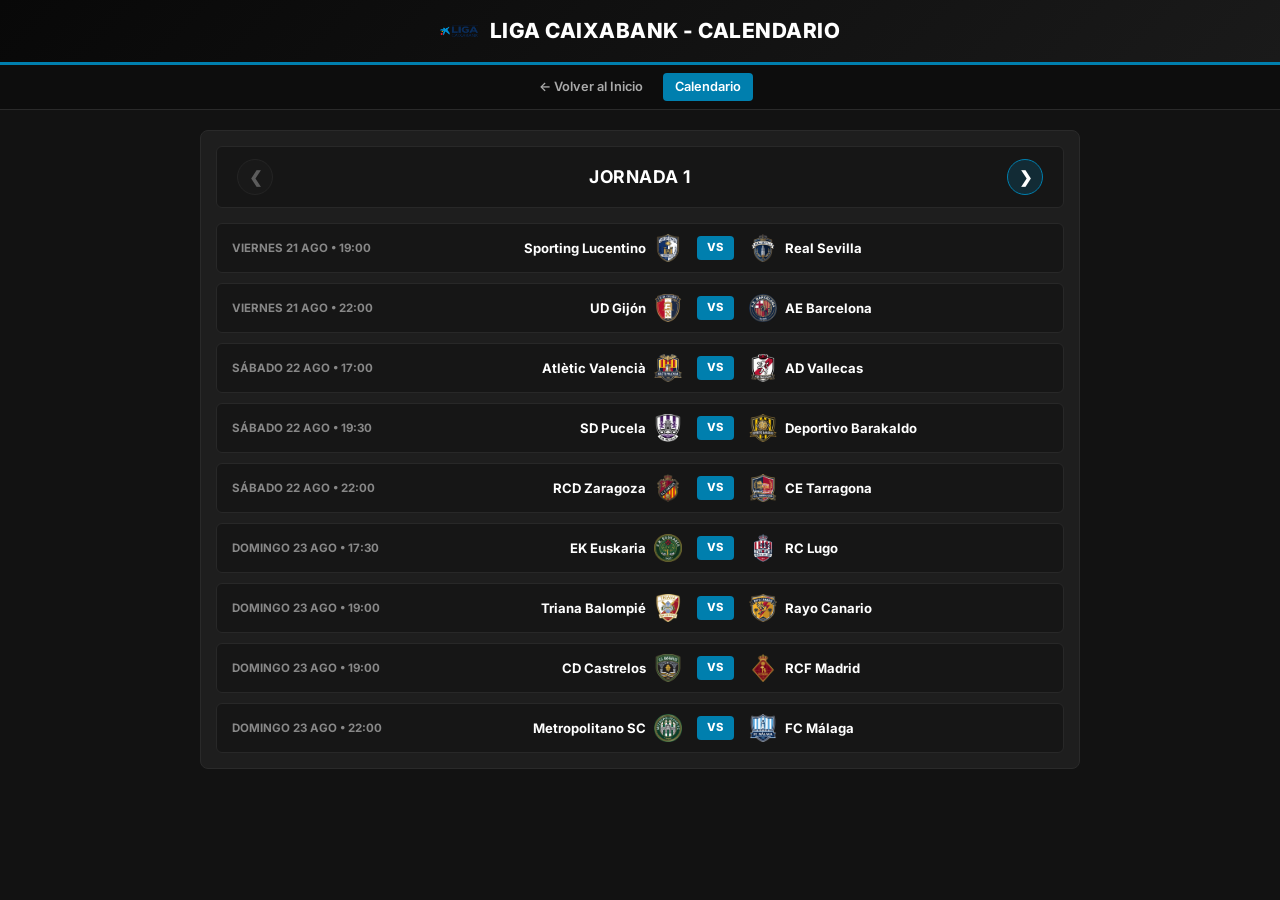
<file: calendario.html>
<!DOCTYPE html>
<html lang="es">
<head>
    <meta charset="UTF-8">
    <meta name="viewport" content="width=device-width, initial-scale=1.0">
    <title>Calendario Oficial - Liga Caixabank</title>
    <link href="https://fonts.googleapis.com/css2?family=Inter:wght@400;600;700;800&display=swap" rel="stylesheet">
    <style>
        :root {
            --cb-blue: #007FAE;
            --cb-dark: #121212;
            --cb-card: #1E1E1E;
            --cb-gray: #E5E8EB;
            --cb-white: #FFFFFF;
        }

        * {
            margin: 0;
            padding: 0;
            box-sizing: border-box;
            font-family: 'Inter', -apple-system, sans-serif;
        }

        img, svg {
            max-width: 100% !important;
            height: auto !important;
            display: inline-block;
            vertical-align: middle;
        }

        body {
            background-color: var(--cb-dark);
            color: var(--cb-gray);
            font-size: 13px;
            line-height: 1.4;
        }

        header {
            background: linear-gradient(135deg, #080808 0%, #1a1a1a 100%);
            border-bottom: 3px solid var(--cb-blue);
            padding: 12px 15px;
            text-align: center;
        }

        .header-container {
            display: flex;
            align-items: center;
            justify-content: center;
            gap: 12px;
            max-width: 1100px;
            margin: 0 auto;
        }

        .header-logo {
            max-height: 38px !important;
            width: auto !important;
            object-fit: contain;
        }

        header h1 {
            color: var(--cb-white);
            font-size: 1.3rem;
            font-weight: 800;
            text-transform: uppercase;
            letter-spacing: 0.5px;
        }

        nav {
            background-color: #0d0d0d;
            display: flex;
            justify-content: center;
            flex-wrap: wrap;
            gap: 8px;
            padding: 8px;
            position: sticky;
            top: 0;
            z-index: 100;
            border-bottom: 1px solid #2a2a2a;
        }

        nav a {
            color: #aaa;
            text-decoration: none;
            font-weight: 600;
            padding: 5px 12px;
            border-radius: 4px;
            font-size: 0.8rem;
            transition: all 0.2s;
        }

        nav a:hover, nav a.active {
            background-color: var(--cb-blue);
            color: var(--cb-white);
        }

        .container {
            max-width: 900px;
            margin: 20px auto;
            padding: 0 10px;
        }

        .card {
            background: var(--cb-card);
            border-radius: 8px;
            padding: 15px;
            margin-bottom: 15px;
            border: 1px solid #2a2a2a;
        }

        /* Cabecera con Flechas de Navegación */
        .jornada-header {
            display: flex;
            align-items: center;
            justify-content: space-between;
            background: #161616;
            padding: 12px 20px;
            border-radius: 6px;
            margin-bottom: 15px;
            border: 1px solid #282828;
        }

        .jornada-header h2 {
            color: var(--cb-white);
            font-size: 1.1rem;
            text-transform: uppercase;
            border-left: none;
            padding-left: 0;
            margin-bottom: 0;
            letter-spacing: 0.5px;
        }

        .nav-btn {
            background: rgba(0, 127, 174, 0.2);
            color: var(--cb-white);
            border: 1px solid var(--cb-blue);
            width: 36px;
            height: 36px;
            border-radius: 50%;
            cursor: pointer;
            font-size: 1rem;
            font-weight: bold;
            display: flex;
            align-items: center;
            justify-content: center;
            transition: all 0.2s;
        }

        .nav-btn:hover {
            background: var(--cb-blue);
        }

        .nav-btn:disabled {
            opacity: 0.3;
            cursor: not-allowed;
            background: #222;
            border-color: #444;
        }

        /* Vistas de las Jornadas */
        .jornada-view {
            display: none;
            flex-direction: column;
            gap: 10px;
        }

        .jornada-view.active {
            display: flex;
        }

        /* Filas de Partido */
        .match-row {
            background: #161616;
            border: 1px solid #282828;
            border-radius: 6px;
            padding: 10px 15px;
            display: flex;
            align-items: center;
            justify-content: space-between;
        }

        .match-date {
            font-size: 0.72rem;
            color: #888;
            text-transform: uppercase;
            font-weight: 700;
            width: 150px;
            flex-shrink: 0;
        }

        .match-versus {
            display: flex;
            align-items: center;
            justify-content: center;
            gap: 15px;
            flex-grow: 1;
        }

        .team-box {
            display: flex;
            align-items: center;
            gap: 8px;
            width: 40%;
        }

        .team-box.home { justify-content: flex-end; text-align: right; }
        .team-box.away { justify-content: flex-start; text-align: left; }

        .team-box span {
            font-size: 0.82rem;
            font-weight: 700;
            color: var(--cb-white);
        }

        .team-crest-wrapper {
            width: 28px !important;
            height: 28px !important;
            display: flex;
            align-items: center;
            justify-content: center;
            flex-shrink: 0;
        }

        .team-crest-wrapper img, .team-crest-wrapper svg {
            max-width: 28px !important;
            max-height: 28px !important;
            object-fit: contain;
        }

        .vs-badge {
            background: var(--cb-blue);
            color: var(--cb-white);
            font-size: 0.7rem;
            font-weight: 800;
            padding: 4px 10px;
            border-radius: 4px;
            letter-spacing: 0.5px;
        }

        @media (max-width: 650px) {
            .match-row {
                flex-direction: column;
                gap: 8px;
                text-align: center;
            }
            .match-date { width: auto; }
            .team-box { width: 45%; }
        }
    </style>
</head>
<body>

    <header>
        <div class="header-container">
            <img src="img/logo-liga.png" alt="Liga Caixabank Logo" class="header-logo" onerror="createSvgFallback(this, 'LC', '#007FAE', '#FFFFFF')">
            <h1>Liga Caixabank - Calendario</h1>
        </div>
    </header>

    <nav>
        <a href="index.html">← Volver al Inicio</a>
        <a href="calendario.html" class="active">Calendario</a>
    </nav>

    <div class="container">
        <div class="card">
            
            <!-- Selector superior con Flechas -->
            <div class="jornada-header">
                <button class="nav-btn" id="btnPrev" onclick="cambiarJornada(-1)" disabled>❮</button>
                <h2 id="jornadaTitle">Jornada 1</h2>
                <button class="nav-btn" id="btnNext" onclick="cambiarJornada(1)">❯</button>
            </div>

            <!-- JORNADA 1 -->
            <div class="jornada-view active" id="jornada-1">
                
                <div class="match-row">
                    <span class="match-date">Viernes 21 Ago • 19:00</span>
                    <div class="match-versus">
                        <div class="team-box home">
                            <span>Sporting Lucentino</span>
                            <div class="team-crest-wrapper"><img src="img/lucentino.png" alt="" onerror="createSvgFallback(this, 'SL', '#0055A5', '#E5A93C')"></div>
                        </div>
                        <span class="vs-badge">VS</span>
                        <div class="team-box away">
                            <div class="team-crest-wrapper"><img src="img/realsevilla.png" alt="" onerror="createSvgFallback(this, 'SEV', '#0A192F', '#C0C0C0')"></div>
                            <span>Real Sevilla</span>
                        </div>
                    </div>
                </div>

                <div class="match-row">
                    <span class="match-date">Viernes 21 Ago • 22:00</span>
                    <div class="match-versus">
                        <div class="team-box home">
                            <span>UD Gijón</span>
                            <div class="team-crest-wrapper"><img src="img/gijon.png" alt="" onerror="createSvgFallback(this, 'UDG', '#C8102E', '#FFFFFF')"></div>
                        </div>
                        <span class="vs-badge">VS</span>
                        <div class="team-box away">
                            <div class="team-crest-wrapper"><img src="img/aebarcelona.png" alt="" onerror="createSvgFallback(this, 'AEB', '#003366', '#C0C0C0')"></div>
                            <span>AE Barcelona</span>
                        </div>
                    </div>
                </div>

                <div class="match-row">
                    <span class="match-date">Sábado 22 Ago • 17:00</span>
                    <div class="match-versus">
                        <div class="team-box home">
                            <span>Atlètic Valencià</span>
                            <div class="team-crest-wrapper"><img src="img/athleticvalenciano.png" alt="" onerror="createSvgFallback(this, 'ATV', '#DA291C', '#FFFFFF')"></div>
                        </div>
                        <span class="vs-badge">VS</span>
                        <div class="team-box away">
                            <div class="team-crest-wrapper"><img src="img/advallecas.png" alt="" onerror="createSvgFallback(this, 'ADV', '#EE2E3B', '#FFFFFF')"></div>
                            <span>AD Vallecas</span>
                        </div>
                    </div>
                </div>

                <div class="match-row">
                    <span class="match-date">Sábado 22 Ago • 19:30</span>
                    <div class="match-versus">
                        <div class="team-box home">
                            <span>SD Pucela</span>
                            <div class="team-crest-wrapper"><img src="img/sdpucela.png" alt="" onerror="createSvgFallback(this, 'PUC', '#5B2C6F', '#FFFFFF')"></div>
                        </div>
                        <span class="vs-badge">VS</span>
                        <div class="team-box away">
                            <div class="team-crest-wrapper"><img src="img/deportivobarakaldo.png" alt="" onerror="createSvgFallback(this, 'BAR', '#C99400', '#FFFFFF')"></div>
                            <span>Deportivo Barakaldo</span>
                        </div>
                    </div>
                </div>

                <div class="match-row">
                    <span class="match-date">Sábado 22 Ago • 22:00</span>
                    <div class="match-versus">
                        <div class="team-box home">
                            <span>RCD Zaragoza</span>
                            <div class="team-crest-wrapper"><img src="img/zaragoza.png" alt="" onerror="createSvgFallback(this, 'RZ', '#A71930', '#D4AF37')"></div>
                        </div>
                        <span class="vs-badge">VS</span>
                        <div class="team-box away">
                            <div class="team-crest-wrapper"><img src="img/cetarragona.png" alt="" onerror="createSvgFallback(this, 'CET', '#8B0000', '#FFFFFF')"></div>
                            <span>CE Tarragona</span>
                        </div>
                    </div>
                </div>

                <div class="match-row">
                    <span class="match-date">Domingo 23 Ago • 17:30</span>
                    <div class="match-versus">
                        <div class="team-box home">
                            <span>EK Euskaria</span>
                            <div class="team-crest-wrapper"><img src="img/euskaria.png" alt="" onerror="createSvgFallback(this, 'EUS', '#009B48', '#FFFFFF')"></div>
                        </div>
                        <span class="vs-badge">VS</span>
                        <div class="team-box away">
                            <div class="team-crest-wrapper"><img src="img/rclugo.png" alt="" onerror="createSvgFallback(this, 'LUG', '#D32F2F', '#FFFFFF')"></div>
                            <span>RC Lugo</span>
                        </div>
                    </div>
                </div>

                <div class="match-row">
                    <span class="match-date">Domingo 23 Ago • 19:00</span>
                    <div class="match-versus">
                        <div class="team-box home">
                            <span>Triana Balompié</span>
                            <div class="team-crest-wrapper"><img src="img/triana.png" alt="" onerror="createSvgFallback(this, 'TB', '#9E1B32', '#F8F9FA')"></div>
                        </div>
                        <span class="vs-badge">VS</span>
                        <div class="team-box away">
                            <div class="team-crest-wrapper"><img src="img/rayocanario.png" alt="" onerror="createSvgFallback(this, 'RAY', '#FFC800', '#002855')"></div>
                            <span>Rayo Canario</span>
                        </div>
                    </div>
                </div>

                <div class="match-row">
                    <span class="match-date">Domingo 23 Ago • 19:00</span>
                    <div class="match-versus">
                        <div class="team-box home">
                            <span>CD Castrelos</span>
                            <div class="team-crest-wrapper"><img src="img/castrelos.png" alt="" onerror="createSvgFallback(this, 'CDC', '#1E3F20', '#E2E5E8')"></div>
                        </div>
                        <span class="vs-badge">VS</span>
                        <div class="team-box away">
                            <div class="team-crest-wrapper"><img src="img/rcfmadrid.png" alt="" onerror="createSvgFallback(this, 'RCF', '#800020', '#FFFFFF')"></div>
                            <span>RCF Madrid</span>
                        </div>
                    </div>
                </div>

                <div class="match-row">
                    <span class="match-date">Domingo 23 Ago • 22:00</span>
                    <div class="match-versus">
                        <div class="team-box home">
                            <span>Metropolitano SC</span>
                            <div class="team-crest-wrapper"><img src="img/metropolitanosc.png" alt="" onerror="createSvgFallback(this, 'MET', '#1B4D3E', '#C5A059')"></div>
                        </div>
                        <span class="vs-badge">VS</span>
                        <div class="team-box away">
                            <div class="team-crest-wrapper"><img src="img/fcmalaga.png" alt="" onerror="createSvgFallback(this, 'MAL', '#551A8B', '#FFFFFF')"></div>
                            <span>FC Málaga</span>
                        </div>
                    </div>
                </div>

            </div>

            <!-- JORNADA 2 (Vista previa) -->
            <div class="jornada-view" id="jornada-2">
                <div class="match-row">
                    <span class="match-date">Viernes 28 Ago • 20:00</span>
                    <div class="match-versus">
                        <div class="team-box home">
                            <span>AE Barcelona</span>
                            <div class="team-crest-wrapper"><img src="img/aebarcelona.png" alt="" onerror="createSvgFallback(this, 'AEB', '#003366', '#C0C0C0')"></div>
                        </div>
                        <span class="vs-badge">VS</span>
                        <div class="team-box away">
                            <div class="team-crest-wrapper"><img src="img/castrelos.png" alt="" onerror="createSvgFallback(this, 'CDC', '#1E3F20', '#E2E5E8')"></div>
                            <span>CD Castrelos</span>
                        </div>
                    </div>
                </div>
                <div style="text-align:center; padding: 20px; color:#888;">
                    <em>Próximamente el resto de horarios de la Jornada 2...</em>
                </div>
            </div>

        </div>
    </div>

    <script>
        let currentJornada = 1;
        const totalJornadas = 2; // Incrementar según añadas más jornadas

        function cambiarJornada(direction) {
            // Ocultar la jornada actual
            document.getElementById(`jornada-${currentJornada}`).classList.remove('active');

            // Actualizar número de jornada
            currentJornada += direction;

            // Mostrar la nueva jornada
            document.getElementById(`jornada-${currentJornada}`).classList.add('active');

            // Actualizar título
            document.getElementById('jornadaTitle').innerText = `Jornada ${currentJornada}`;

            // Control de botones
            document.getElementById('btnPrev').disabled = (currentJornada === 1);
            document.getElementById('btnNext').disabled = (currentJornada === totalJornadas);
        }

        function createSvgFallback(imgElement, initials, bgColor, strokeColor) {
            const svg = `
                <svg xmlns="http://www.w3.org/2000/svg" viewBox="0 0 100 100" width="100%" height="100%">
                    <path d="M50 5 L85 20 V50 C85 72 50 95 50 95 C50 95 15 72 15 50 V20 Z" fill="${bgColor}" stroke="${strokeColor}" stroke-width="6"/>
                    <text x="50" y="58" font-family="'Inter', sans-serif" font-size="30" font-weight="800" fill="${strokeColor}" text-anchor="middle" dominant-baseline="middle">${initials}</text>
                </svg>
            `;
            const wrapper = imgElement.parentElement;
            wrapper.innerHTML = svg;
        }
    </script>
</body>
</html>
</file>
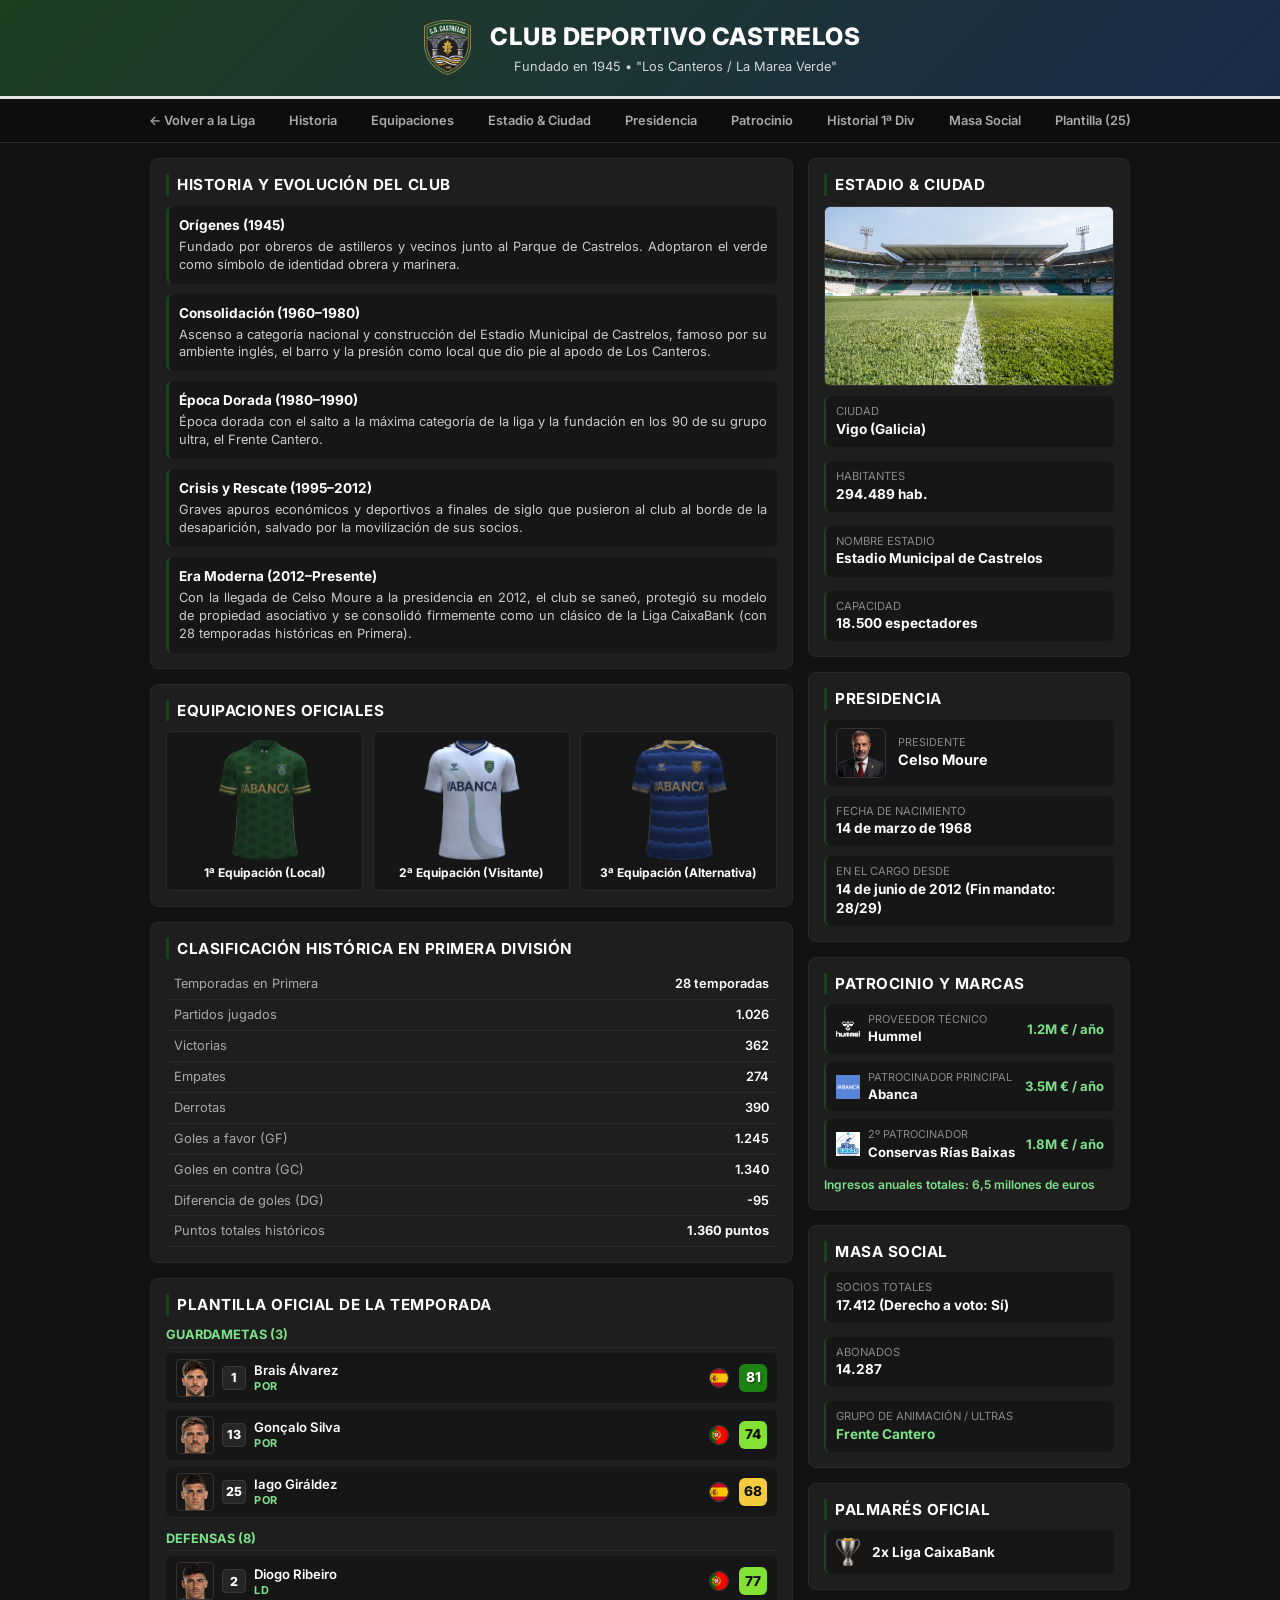
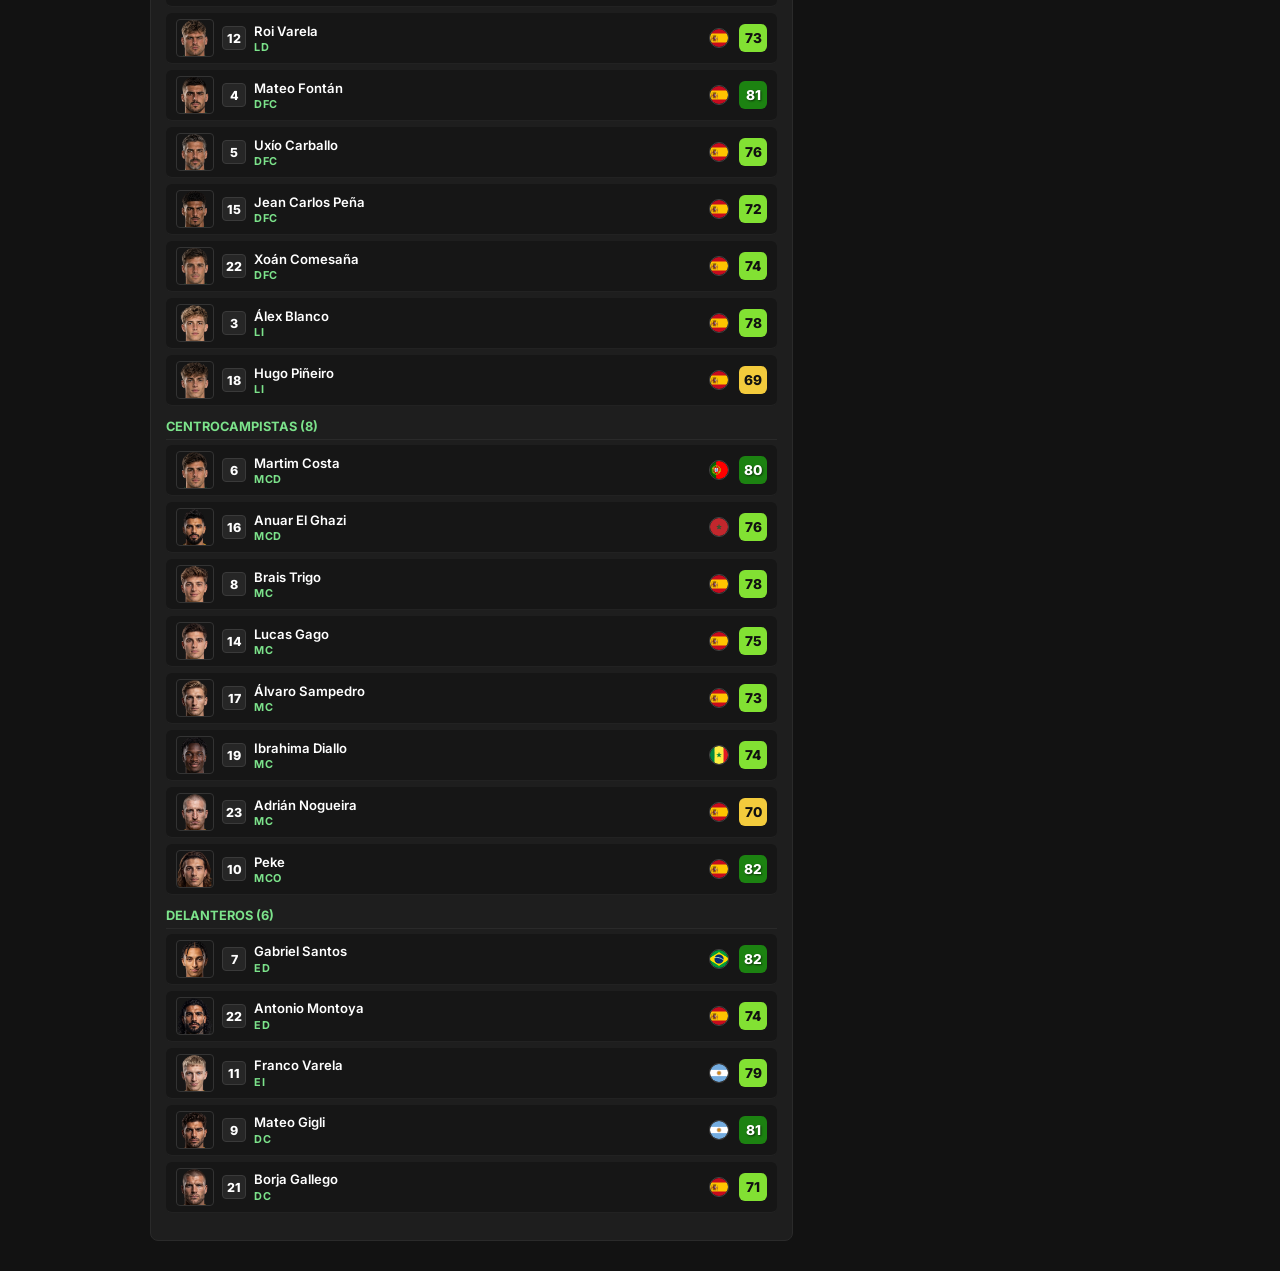
<file: equipos/equipo-1.html>
<!DOCTYPE html>
<html lang="es">
<head>
    <meta charset="UTF-8">
    <meta name="viewport" content="width=device-width, initial-scale=1.0">
    <title>CD Castrelos - Ficha Oficial</title>
    <link href="https://fonts.googleapis.com/css2?family=Inter:wght@400;600;700;800&display=swap" rel="stylesheet">
    <style>
        :root {
            --cb-dark: #121212;
            --cb-card: #1E1E1E;
            --cb-gray: #E5E8EB;
            --cb-white: #FFFFFF;
            --castrelos-green: #1E3F20;
            --castrelos-blue: #1B2A4A;
        }

        * {
            margin: 0;
            padding: 0;
            box-sizing: border-box;
            font-family: 'Inter', -apple-system, sans-serif;
        }

        img, svg {
            max-width: 100% !important;
            height: auto !important;
            display: inline-block;
            vertical-align: middle;
        }

        body {
            background-color: var(--cb-dark);
            color: var(--cb-gray);
            font-size: 13px;
            line-height: 1.4;
        }

        header {
            background: linear-gradient(135deg, var(--castrelos-green) 0%, var(--castrelos-blue) 100%);
            border-bottom: 3px solid #E2E5E8;
            padding: 20px 15px;
            text-align: center;
        }

        .header-container {
            display: flex;
            align-items: center;
            justify-content: center;
            gap: 15px;
            max-width: 1000px;
            margin: 0 auto;
        }

        .team-crest-wrapper {
            width: 55px !important;
            height: 55px !important;
            display: flex;
            align-items: center;
            justify-content: center;
        }

        header h1 {
            color: var(--cb-white);
            font-size: 1.5rem;
            font-weight: 800;
            text-transform: uppercase;
            letter-spacing: 0.5px;
        }

        header p {
            font-size: 0.8rem;
            opacity: 0.9;
            margin-top: 4px;
        }

        nav {
            background-color: #0d0d0d;
            display: flex;
            justify-content: center;
            flex-wrap: wrap;
            gap: 10px;
            padding: 8px;
            position: sticky;
            top: 0;
            z-index: 100;
            border-bottom: 1px solid #2a2a2a;
        }

        nav a {
            color: #aaa;
            text-decoration: none;
            font-weight: 600;
            padding: 5px 12px;
            border-radius: 4px;
            font-size: 0.8rem;
            transition: all 0.2s;
        }

        nav a:hover {
            background-color: var(--castrelos-green);
            color: var(--cb-white);
        }

        .container {
            max-width: 1000px;
            margin: 15px auto;
            padding: 0 10px;
            display: grid;
            grid-template-columns: 2fr 1fr;
            gap: 15px;
        }

        .card {
            background: var(--cb-card);
            border-radius: 8px;
            padding: 15px;
            margin-bottom: 15px;
            border: 1px solid #2a2a2a;
        }

        h2 {
            color: var(--cb-white);
            font-size: 0.95rem;
            margin-bottom: 10px;
            border-left: 3px solid var(--castrelos-green);
            padding-left: 8px;
            text-transform: uppercase;
            letter-spacing: 0.5px;
        }

        .stadium-photo {
            width: 100%;
            height: 190px;
            object-fit: cover;
            object-position: center;
            border-radius: 6px;
            margin-bottom: 10px;
            border: 1px solid #333;
        }

        .club-info-grid {
            display: grid;
            grid-template-columns: 1fr;
            gap: 8px;
        }

        .info-box {
            background: #161616;
            padding: 8px 10px;
            border-radius: 6px;
            border-left: 2px solid var(--castrelos-green);
        }

        .info-box span {
            display: block;
            font-size: 0.7rem;
            color: #888;
            text-transform: uppercase;
        }

        .info-box strong {
            font-size: 0.85rem;
            color: var(--cb-white);
        }

        .president-card-content {
            display: flex;
            flex-direction: column;
            gap: 10px;
        }

        .president-header {
            display: flex;
            align-items: center;
            gap: 12px;
            background: #161616;
            padding: 8px 10px;
            border-radius: 6px;
            border-left: 2px solid var(--castrelos-green);
        }

        .president-photo {
            width: 50px;
            height: 50px;
            object-fit: cover;
            border-radius: 6px;
            border: 1px solid #333;
        }

        .history-timeline {
            display: flex;
            flex-direction: column;
            gap: 10px;
        }

        .timeline-item {
            background: #161616;
            padding: 10px;
            border-radius: 6px;
            border-left: 3px solid var(--castrelos-green);
        }

        .timeline-item strong {
            color: var(--cb-white);
            font-size: 0.85rem;
            display: block;
            margin-bottom: 3px;
        }

        .timeline-item p {
            font-size: 0.8rem;
            color: #ccc;
            text-align: justify;
        }

        .kits-grid {
            display: grid;
            grid-template-columns: repeat(3, 1fr);
            gap: 10px;
            text-align: center;
        }

        .kit-card {
            background: #161616;
            border: 1px solid #2a2a2a;
            border-radius: 6px;
            padding: 8px;
        }

        .kit-card img {
            max-height: 120px !important;
            object-fit: contain;
            margin-bottom: 5px;
        }

        .kit-card span {
            font-size: 0.75rem;
            font-weight: 700;
            color: var(--cb-white);
            display: block;
        }

        table.history-table {
            width: 100%;
            border-collapse: collapse;
            font-size: 0.8rem;
            margin-top: 5px;
        }

        table.history-table td {
            padding: 6px 8px;
            border-bottom: 1px solid #2a2a2a;
        }

        table.history-table td:nth-child(odd) {
            color: #aaa;
        }

        table.history-table td:nth-child(even) {
            color: var(--cb-white);
            font-weight: 600;
            text-align: right;
        }

        .sponsor-item {
            display: flex;
            align-items: center;
            justify-content: space-between;
            background: #161616;
            padding: 8px 10px;
            border-radius: 6px;
            margin-bottom: 8px;
            border-left: 2px solid var(--castrelos-green);
        }

        .sponsor-logo-name {
            display: flex;
            align-items: center;
            gap: 8px;
        }

        .sponsor-logo-name img {
            max-height: 24px !important;
            width: auto !important;
            object-fit: contain;
        }

        .sponsor-info span {
            display: block;
            font-size: 0.68rem;
            color: #888;
            text-transform: uppercase;
        }

        .sponsor-info strong {
            font-size: 0.82rem;
            color: var(--cb-white);
        }

        .sponsor-amount {
            color: #7ce38b;
            font-weight: 700;
            font-size: 0.82rem;
        }

        .position-group {
            margin-bottom: 12px;
        }

        .position-title {
            font-size: 0.8rem;
            color: #7ce38b;
            font-weight: 700;
            margin-bottom: 5px;
            text-transform: uppercase;
            border-bottom: 1px solid #2a2a2a;
            padding-bottom: 3px;
        }

        .player-card-list {
            display: flex;
            flex-direction: column;
            gap: 6px;
        }

        .player-card-item {
            display: flex;
            align-items: center;
            justify-content: space-between;
            background: #161616;
            padding: 6px 10px;
            border-radius: 6px;
            border-bottom: 1px solid #222;
        }

        .player-card-item:hover {
            background: #252525;
        }

        .player-left {
            display: flex;
            align-items: center;
            gap: 8px;
        }

        .player-face {
            width: 38px;
            height: 38px;
            object-fit: cover;
            border-radius: 4px;
            border: 1px solid #333;
        }

        .player-num-box {
            width: 24px;
            height: 24px;
            background: #262626;
            border: 1px solid #3a3a3a;
            border-radius: 4px;
            display: flex;
            align-items: center;
            justify-content: center;
            color: var(--cb-white);
            font-weight: 800;
            font-size: 0.78rem;
        }

        .player-info-text {
            display: flex;
            flex-direction: column;
        }

        .player-name {
            color: var(--cb-white);
            font-weight: 600;
            font-size: 0.82rem;
        }

        .player-pos {
            font-size: 0.68rem;
            color: #7ce38b;
            font-weight: 700;
            letter-spacing: 0.5px;
        }

        .player-right {
            display: flex;
            align-items: center;
            gap: 10px;
        }

        .player-flag {
            width: 20px;
            height: 20px;
            object-fit: cover;
            border-radius: 50%;
            border: 1px solid #444;
        }

        .player-ovr {
            width: 28px;
            height: 28px;
            border-radius: 6px;
            display: flex;
            align-items: center;
            justify-content: center;
            color: #ffffff;
            font-weight: 800;
            font-size: 0.85rem;
            text-shadow: 1px 1px 2px rgba(0,0,0,0.6);
        }

        .ovr-red { background-color: #a61212; }
        .ovr-orange { background-color: #f08233; }
        .ovr-yellow { background-color: #f3cb3c; color: #111; text-shadow: none; }
        .ovr-light-green { background-color: #82e133; color: #111; text-shadow: none; }
        .ovr-dark-green { background-color: #1c8211; }
        .ovr-cyan { background-color: #52aba4; }

        .palmares-item {
            display: flex;
            align-items: center;
            gap: 10px;
            padding: 8px;
            background: #161616;
            border-radius: 6px;
            font-size: 0.85rem;
            color: var(--cb-white);
            font-weight: 700;
            border-left: 2px solid var(--castrelos-green);
        }

        .trophy-img {
            max-height: 28px !important;
            width: auto !important;
            object-fit: contain;
        }

        @media (max-width: 768px) {
            .container {
                grid-template-columns: 1fr;
            }
            .kits-grid {
                grid-template-columns: 1fr;
            }
        }
    </style>
</head>
<body>

    <header>
        <div class="header-container">
            <div class="team-crest-wrapper">
                <img src="../img/castrelos.png" alt="CD Castrelos" onerror="createSvgFallback(this, 'CDC', '#1E3F20', '#E2E5E8')">
            </div>
            <div>
                <h1>Club Deportivo Castrelos</h1>
                <p>Fundado en 1945 • "Los Canteros / La Marea Verde"</p>
            </div>
        </div>
    </header>

    <nav>
        <a href="../index.html">← Volver a la Liga</a>
        <a href="#historia">Historia</a>
        <a href="#equipaciones">Equipaciones</a>
        <a href="#estadio">Estadio & Ciudad</a>
        <a href="#presidente">Presidencia</a>
        <a href="#patrocinadores">Patrocinio</a>
        <a href="#clasificacion-historica">Historial 1ª Div</a>
        <a href="#masasocial">Masa Social</a>
        <a href="#plantilla">Plantilla (25)</a>
    </nav>

    <div class="container">
        
        <main>
            <section id="historia" class="card">
                <h2>Historia y Evolución del Club</h2>
                <div class="history-timeline">
                    <div class="timeline-item">
                        <strong>Orígenes (1945)</strong>
                        <p>Fundado por obreros de astilleros y vecinos junto al Parque de Castrelos. Adoptaron el verde como símbolo de identidad obrera y marinera.</p>
                    </div>
                    <div class="timeline-item">
                        <strong>Consolidación (1960–1980)</strong>
                        <p>Ascenso a categoría nacional y construcción del Estadio Municipal de Castrelos, famoso por su ambiente inglés, el barro y la presión como local que dio pie al apodo de Los Canteros.</p>
                    </div>
                    <div class="timeline-item">
                        <strong>Época Dorada (1980–1990)</strong>
                        <p>Época dorada con el salto a la máxima categoría de la liga y la fundación en los 90 de su grupo ultra, el Frente Cantero.</p>
                    </div>
                    <div class="timeline-item">
                        <strong>Crisis y Rescate (1995–2012)</strong>
                        <p>Graves apuros económicos y deportivos a finales de siglo que pusieron al club al borde de la desaparición, salvado por la movilización de sus socios.</p>
                    </div>
                    <div class="timeline-item">
                        <strong>Era Moderna (2012–Presente)</strong>
                        <p>Con la llegada de Celso Moure a la presidencia en 2012, el club se saneó, protegió su modelo de propiedad asociativo y se consolidó firmemente como un clásico de la Liga CaixaBank (con 28 temporadas históricas en Primera).</p>
                    </div>
                </div>
            </section>

            <section id="equipaciones" class="card">
                <h2>Equipaciones Oficiales</h2>
                <div class="kits-grid">
                    <div class="kit-card">
                        <img src="../img/1equipacioncastrelos.png" alt="1ª Equipación" onerror="this.src='https://via.placeholder.com/100?text=1ª+Castrelos'">
                        <span>1ª Equipación (Local)</span>
                    </div>
                    <div class="kit-card">
                        <img src="../img/2equipacioncastrelos.png" alt="2ª Equipación" onerror="this.src='https://via.placeholder.com/100?text=2ª+Castrelos'">
                        <span>2ª Equipación (Visitante)</span>
                    </div>
                    <div class="kit-card">
                        <img src="../img/3equipacioncastrelos.png" alt="3ª Equipación" onerror="this.src='https://via.placeholder.com/100?text=3ª+Castrelos'">
                        <span>3ª Equipación (Alternativa)</span>
                    </div>
                </div>
            </section>

            <section id="clasificacion-historica" class="card">
                <h2>Clasificación Histórica en Primera División</h2>
                <table class="history-table">
                    <tr><td>Temporadas en Primera</td><td>28 temporadas</td></tr>
                    <tr><td>Partidos jugados</td><td>1.026</td></tr>
                    <tr><td>Victorias</td><td>362</td></tr>
                    <tr><td>Empates</td><td>274</td></tr>
                    <tr><td>Derrotas</td><td>390</td></tr>
                    <tr><td>Goles a favor (GF)</td><td>1.245</td></tr>
                    <tr><td>Goles en contra (GC)</td><td>1.340</td></tr>
                    <tr><td>Diferencia de goles (DG)</td><td>-95</td></tr>
                    <tr><td>Puntos totales históricos</td><td><strong>1.360 puntos</strong></td></tr>
                </table>
            </section>

            <section id="plantilla" class="card">
                <h2>Plantilla Oficial de la Temporada</h2>
                
                <!-- Porteros -->
                <div class="position-group">
                    <div class="position-title">Guardametas (3)</div>
                    <div class="player-card-list">
                        
                        <div class="player-card-item">
                            <div class="player-left">
                                <img src="../img/braisalvarez.png" alt="Brais Álvarez" class="player-face" onerror="this.src='https://via.placeholder.com/38?text=BA'">
                                <div class="player-num-box">1</div>
                                <div class="player-info-text">
                                    <span class="player-name">Brais Álvarez</span>
                                    <span class="player-pos">POR</span>
                                </div>
                            </div>
                            <div class="player-right">
                                <img src="../img/españaround.png" alt="España" class="player-flag" onerror="this.style.display='none'">
                                <div class="player-ovr ovr-dark-green">81</div>
                            </div>
                        </div>

                        <div class="player-card-item">
                            <div class="player-left">
                                <img src="../img/gonçalosilva.png" alt="Gonçalo Silva" class="player-face" onerror="this.src='https://via.placeholder.com/38?text=GS'">
                                <div class="player-num-box">13</div>
                                <div class="player-info-text">
                                    <span class="player-name">Gonçalo Silva</span>
                                    <span class="player-pos">POR</span>
                                </div>
                            </div>
                            <div class="player-right">
                                <img src="../img/portugalround.png" alt="Portugal" class="player-flag" onerror="this.style.display='none'">
                                <div class="player-ovr ovr-light-green">74</div>
                            </div>
                        </div>

                        <div class="player-card-item">
                            <div class="player-left">
                                <img src="../img/iagogiraldez.png" alt="Iago Giráldez" class="player-face" onerror="this.src='https://via.placeholder.com/38?text=IG'">
                                <div class="player-num-box">25</div>
                                <div class="player-info-text">
                                    <span class="player-name">Iago Giráldez</span>
                                    <span class="player-pos">POR</span>
                                </div>
                            </div>
                            <div class="player-right">
                                <img src="../img/españaround.png" alt="España" class="player-flag" onerror="this.style.display='none'">
                                <div class="player-ovr ovr-yellow">68</div>
                            </div>
                        </div>

                    </div>
                </div>

                <!-- Defensas -->
                <div class="position-group">
                    <div class="position-title">Defensas (8)</div>
                    <div class="player-card-list">

                        <div class="player-card-item">
                            <div class="player-left">
                                <img src="../img/diogoribeiro.png" alt="Diogo Ribeiro" class="player-face" onerror="this.src='https://via.placeholder.com/38?text=DR'">
                                <div class="player-num-box">2</div>
                                <div class="player-info-text">
                                    <span class="player-name">Diogo Ribeiro</span>
                                    <span class="player-pos">LD</span>
                                </div>
                            </div>
                            <div class="player-right">
                                <img src="../img/portugalround.png" alt="Portugal" class="player-flag" onerror="this.style.display='none'">
                                <div class="player-ovr ovr-light-green">77</div>
                            </div>
                        </div>

                        <div class="player-card-item">
                            <div class="player-left">
                                <img src="../img/roivarela.png" alt="Roi Varela" class="player-face" onerror="this.src='https://via.placeholder.com/38?text=RV'">
                                <div class="player-num-box">12</div>
                                <div class="player-info-text">
                                    <span class="player-name">Roi Varela</span>
                                    <span class="player-pos">LD</span>
                                </div>
                            </div>
                            <div class="player-right">
                                <img src="../img/españaround.png" alt="España" class="player-flag" onerror="this.style.display='none'">
                                <div class="player-ovr ovr-light-green">73</div>
                            </div>
                        </div>

                        <div class="player-card-item">
                            <div class="player-left">
                                <img src="../img/mateofontan.png" alt="Mateo Fontán" class="player-face" onerror="this.src='https://via.placeholder.com/38?text=MF'">
                                <div class="player-num-box">4</div>
                                <div class="player-info-text">
                                    <span class="player-name">Mateo Fontán</span>
                                    <span class="player-pos">DFC</span>
                                </div>
                            </div>
                            <div class="player-right">
                                <img src="../img/españaround.png" alt="España" class="player-flag" onerror="this.style.display='none'">
                                <div class="player-ovr ovr-dark-green">81</div>
                            </div>
                        </div>

                        <div class="player-card-item">
                            <div class="player-left">
                                <img src="../img/uxiocarballo.png" alt="Uxío Carballo" class="player-face" onerror="this.src='https://via.placeholder.com/38?text=UC'">
                                <div class="player-num-box">5</div>
                                <div class="player-info-text">
                                    <span class="player-name">Uxío Carballo</span>
                                    <span class="player-pos">DFC</span>
                                </div>
                            </div>
                            <div class="player-right">
                                <img src="../img/españaround.png" alt="España" class="player-flag" onerror="this.style.display='none'">
                                <div class="player-ovr ovr-light-green">76</div>
                            </div>
                        </div>

                        <div class="player-card-item">
                            <div class="player-left">
                                <img src="../img/jeancarlospeña.png" alt="Jean Carlos Peña" class="player-face" onerror="this.src='https://via.placeholder.com/38?text=JC'">
                                <div class="player-num-box">15</div>
                                <div class="player-info-text">
                                    <span class="player-name">Jean Carlos Peña</span>
                                    <span class="player-pos">DFC</span>
                                </div>
                            </div>
                            <div class="player-right">
                                <img src="../img/españaround.png" alt="España" class="player-flag" onerror="this.style.display='none'">
                                <div class="player-ovr ovr-light-green">72</div>
                            </div>
                        </div>

                        <div class="player-card-item">
                            <div class="player-left">
                                <img src="../img/xoancomesaña.png" alt="Xoán Comesaña" class="player-face" onerror="this.src='https://via.placeholder.com/38?text=XC'">
                                <div class="player-num-box">22</div>
                                <div class="player-info-text">
                                    <span class="player-name">Xoán Comesaña</span>
                                    <span class="player-pos">DFC</span>
                                </div>
                            </div>
                            <div class="player-right">
                                <img src="../img/españaround.png" alt="España" class="player-flag" onerror="this.style.display='none'">
                                <div class="player-ovr ovr-light-green">74</div>
                            </div>
                        </div>

                        <div class="player-card-item">
                            <div class="player-left">
                                <img src="../img/alexblanco.png" alt="Álex Blanco" class="player-face" onerror="this.src='https://via.placeholder.com/38?text=AB'">
                                <div class="player-num-box">3</div>
                                <div class="player-info-text">
                                    <span class="player-name">Álex Blanco</span>
                                    <span class="player-pos">LI</span>
                                </div>
                            </div>
                            <div class="player-right">
                                <img src="../img/españaround.png" alt="España" class="player-flag" onerror="this.style.display='none'">
                                <div class="player-ovr ovr-light-green">78</div>
                            </div>
                        </div>

                        <div class="player-card-item">
                            <div class="player-left">
                                <img src="../img/hugopiñeiro.png" alt="Hugo Piñeiro" class="player-face" onerror="this.src='https://via.placeholder.com/38?text=HP'">
                                <div class="player-num-box">18</div>
                                <div class="player-info-text">
                                    <span class="player-name">Hugo Piñeiro</span>
                                    <span class="player-pos">LI</span>
                                </div>
                            </div>
                            <div class="player-right">
                                <img src="../img/españaround.png" alt="España" class="player-flag" onerror="this.style.display='none'">
                                <div class="player-ovr ovr-yellow">69</div>
                            </div>
                        </div>

                    </div>
                </div>

                <!-- Mediocampistas -->
                <div class="position-group">
                    <div class="position-title">Centrocampistas (8)</div>
                    <div class="player-card-list">

                        <div class="player-card-item">
                            <div class="player-left">
                                <img src="../img/martimcosta.png" alt="Martim Costa" class="player-face" onerror="this.src='https://via.placeholder.com/38?text=MC'">
                                <div class="player-num-box">6</div>
                                <div class="player-info-text">
                                    <span class="player-name">Martim Costa</span>
                                    <span class="player-pos">MCD</span>
                                </div>
                            </div>
                            <div class="player-right">
                                <img src="../img/portugalround.png" alt="Portugal" class="player-flag" onerror="this.style.display='none'">
                                <div class="player-ovr ovr-dark-green">80</div>
                            </div>
                        </div>

                        <div class="player-card-item">
                            <div class="player-left">
                                <img src="../img/anuarelghazi.png" alt="Anuar El Ghazi" class="player-face" onerror="this.src='https://via.placeholder.com/38?text=AG'">
                                <div class="player-num-box">16</div>
                                <div class="player-info-text">
                                    <span class="player-name">Anuar El Ghazi</span>
                                    <span class="player-pos">MCD</span>
                                </div>
                            </div>
                            <div class="player-right">
                                <img src="../img/marruecosround.png" alt="Marruecos" class="player-flag" onerror="this.style.display='none'">
                                <div class="player-ovr ovr-light-green">76</div>
                            </div>
                        </div>

                        <div class="player-card-item">
                            <div class="player-left">
                                <img src="../img/braistrigo.png" alt="Brais Trigo" class="player-face" onerror="this.src='https://via.placeholder.com/38?text=BT'">
                                <div class="player-num-box">8</div>
                                <div class="player-info-text">
                                    <span class="player-name">Brais Trigo</span>
                                    <span class="player-pos">MC</span>
                                </div>
                            </div>
                            <div class="player-right">
                                <img src="../img/españaround.png" alt="España" class="player-flag" onerror="this.style.display='none'">
                                <div class="player-ovr ovr-light-green">78</div>
                            </div>
                        </div>

                        <div class="player-card-item">
                            <div class="player-left">
                                <img src="../img/lucasgago.png" alt="Lucas Gago" class="player-face" onerror="this.src='https://via.placeholder.com/38?text=LG'">
                                <div class="player-num-box">14</div>
                                <div class="player-info-text">
                                    <span class="player-name">Lucas Gago</span>
                                    <span class="player-pos">MC</span>
                                </div>
                            </div>
                            <div class="player-right">
                                <img src="../img/españaround.png" alt="España" class="player-flag" onerror="this.style.display='none'">
                                <div class="player-ovr ovr-light-green">75</div>
                            </div>
                        </div>

                        <div class="player-card-item">
                            <div class="player-left">
                                <img src="../img/alvarosampedro.png" alt="Álvaro Sampedro" class="player-face" onerror="this.src='https://via.placeholder.com/38?text=AS'">
                                <div class="player-num-box">17</div>
                                <div class="player-info-text">
                                    <span class="player-name">Álvaro Sampedro</span>
                                    <span class="player-pos">MC</span>
                                </div>
                            </div>
                            <div class="player-right">
                                <img src="../img/españaround.png" alt="España" class="player-flag" onerror="this.style.display='none'">
                                <div class="player-ovr ovr-light-green">73</div>
                            </div>
                        </div>

                        <div class="player-card-item">
                            <div class="player-left">
                                <img src="../img/ibrahimadiallo.png" alt="Ibrahima Diallo" class="player-face" onerror="this.src='https://via.placeholder.com/38?text=ID'">
                                <div class="player-num-box">19</div>
                                <div class="player-info-text">
                                    <span class="player-name">Ibrahima Diallo</span>
                                    <span class="player-pos">MC</span>
                                </div>
                            </div>
                            <div class="player-right">
                                <img src="../img/senegalround.png" alt="Senegal" class="player-flag" onerror="this.style.display='none'">
                                <div class="player-ovr ovr-light-green">74</div>
                            </div>
                        </div>

                        <div class="player-card-item">
                            <div class="player-left">
                                <img src="../img/adriannogueira.png" alt="Adrián Nogueira" class="player-face" onerror="this.src='https://via.placeholder.com/38?text=AN'">
                                <div class="player-num-box">23</div>
                                <div class="player-info-text">
                                    <span class="player-name">Adrián Nogueira</span>
                                    <span class="player-pos">MC</span>
                                </div>
                            </div>
                            <div class="player-right">
                                <img src="../img/españaround.png" alt="España" class="player-flag" onerror="this.style.display='none'">
                                <div class="player-ovr ovr-yellow">70</div>
                            </div>
                        </div>

                        <div class="player-card-item">
                            <div class="player-left">
                                <img src="../img/peke.png" alt="Peke" class="player-face" onerror="this.src='https://via.placeholder.com/38?text=PK'">
                                <div class="player-num-box">10</div>
                                <div class="player-info-text">
                                    <span class="player-name">Peke</span>
                                    <span class="player-pos">MCO</span>
                                </div>
                            </div>
                            <div class="player-right">
                                <img src="../img/españaround.png" alt="España" class="player-flag" onerror="this.style.display='none'">
                                <div class="player-ovr ovr-dark-green">82</div>
                            </div>
                        </div>

                    </div>
                </div>

                <!-- Atacantes -->
                <div class="position-group">
                    <div class="position-title">Delanteros (6)</div>
                    <div class="player-card-list">

                        <div class="player-card-item">
                            <div class="player-left">
                                <img src="../img/gabrielsantos.png" alt="Gabriel Santos" class="player-face" onerror="this.src='https://via.placeholder.com/38?text=GS'">
                                <div class="player-num-box">7</div>
                                <div class="player-info-text">
                                    <span class="player-name">Gabriel Santos</span>
                                    <span class="player-pos">ED</span>
                                </div>
                            </div>
                            <div class="player-right">
                                <img src="../img/brasilround.png" alt="Brasil" class="player-flag" onerror="this.style.display='none'">
                                <div class="player-ovr ovr-dark-green">82</div>
                            </div>
                        </div>

                        <div class="player-card-item">
                            <div class="player-left">
                                <img src="../img/antoniomontoya.png" alt="Antonio Montoya" class="player-face" onerror="this.src='https://via.placeholder.com/38?text=AM'">
                                <div class="player-num-box">22</div>
                                <div class="player-info-text">
                                    <span class="player-name">Antonio Montoya</span>
                                    <span class="player-pos">ED</span>
                                </div>
                            </div>
                            <div class="player-right">
                                <img src="../img/españaround.png" alt="España" class="player-flag" onerror="this.style.display='none'">
                                <div class="player-ovr ovr-light-green">74</div>
                            </div>
                        </div>

                        <div class="player-card-item">
                            <div class="player-left">
                                <img src="../img/francovarela.png" alt="Franco Varela" class="player-face" onerror="this.src='https://via.placeholder.com/38?text=FV'">
                                <div class="player-num-box">11</div>
                                <div class="player-info-text">
                                    <span class="player-name">Franco Varela</span>
                                    <span class="player-pos">EI</span>
                                </div>
                            </div>
                            <div class="player-right">
                                <img src="../img/argentinaround.png" alt="Argentina" class="player-flag" onerror="this.style.display='none'">
                                <div class="player-ovr ovr-light-green">79</div>
                            </div>
                        </div>

                        <div class="player-card-item">
                            <div class="player-left">
                                <img src="../img/mateogigli.png" alt="Mateo Gigli" class="player-face" onerror="this.src='https://via.placeholder.com/38?text=MG'">
                                <div class="player-num-box">9</div>
                                <div class="player-info-text">
                                    <span class="player-name">Mateo Gigli</span>
                                    <span class="player-pos">DC</span>
                                </div>
                            </div>
                            <div class="player-right">
                                <img src="../img/argentinaround.png" alt="Argentina" class="player-flag" onerror="this.style.display='none'">
                                <div class="player-ovr ovr-dark-green">81</div>
                            </div>
                        </div>

                        <div class="player-card-item">
                            <div class="player-left">
                                <img src="../img/borjagallego.png" alt="Borja Gallego" class="player-face" onerror="this.src='https://via.placeholder.com/38?text=BG'">
                                <div class="player-num-box">21</div>
                                <div class="player-info-text">
                                    <span class="player-name">Borja Gallego</span>
                                    <span class="player-pos">DC</span>
                                </div>
                            </div>
                            <div class="player-right">
                                <img src="../img/españaround.png" alt="España" class="player-flag" onerror="this.style.display='none'">
                                <div class="player-ovr ovr-light-green">71</div>
                            </div>
                        </div>

                    </div>
                </div>

            </section>
        </main>

        <aside>
            <section id="estadio" class="card">
                <h2>Estadio & Ciudad</h2>
                <img src="../img/estadiocastrelos.png" alt="Estadio Municipal de Castrelos" class="stadium-photo" onerror="this.src='https://media.istockphoto.com/id/680650270/es/foto/vista-de-la-ciudad-de-vigo-en-galicia-espa%C3%B1a-al-atardecer.jpg?s=170667a&w=0&k=20&c=x5bzX_tR9YRC63_dlrgeiUwUmjbt7ZMdUdeKYxIvQ9Q='">
                
                <div class="club-info-grid">
                    <div class="info-box" style="margin-bottom: 6px;">
                        <span>Ciudad</span>
                        <strong>Vigo (Galicia)</strong>
                    </div>
                    <div class="info-box" style="margin-bottom: 6px;">
                        <span>Habitantes</span>
                        <strong>294.489 hab.</strong>
                    </div>
                    <div class="info-box" style="margin-bottom: 6px;">
                        <span>Nombre estadio</span>
                        <strong>Estadio Municipal de Castrelos</strong>
                    </div>
                    <div class="info-box">
                        <span>Capacidad</span>
                        <strong>18.500 espectadores</strong>
                    </div>
                </div>
            </section>

            <section id="presidente" class="card">
                <h2>Presidencia</h2>
                <div class="president-card-content">
                    <div class="president-header">
                        <img src="../img/celsomoure.png" alt="Celso Moure" class="president-photo" onerror="this.src='https://via.placeholder.com/50?text=CM'">
                        <div class="info-text">
                            <span style="font-size:0.68rem; color:#888; text-transform:uppercase; display:block;">Presidente</span>
                            <strong style="color:var(--cb-white); font-size:0.9rem;">Celso Moure</strong>
                        </div>
                    </div>
                    <div class="info-box">
                        <span>Fecha de nacimiento</span>
                        <strong>14 de marzo de 1968</strong>
                    </div>
                    <div class="info-box">
                        <span>En el cargo desde</span>
                        <strong>14 de junio de 2012 (Fin mandato: 28/29)</strong>
                    </div>
                </div>
            </section>

            <section id="patrocinadores" class="card">
                <h2>Patrocinio y Marcas</h2>
                
                <div class="sponsor-item">
                    <div class="sponsor-logo-name">
                        <img src="../img/hummel.png" alt="Hummel" onerror="this.style.display='none'">
                        <div class="sponsor-info">
                            <span>Proveedor Técnico</span>
                            <strong>Hummel</strong>
                        </div>
                    </div>
                    <div class="sponsor-amount">1.2M € / año</div>
                </div>

                <div class="sponsor-item">
                    <div class="sponsor-logo-name">
                        <img src="../img/abanca.png" alt="Abanca" onerror="this.style.display='none'">
                        <div class="sponsor-info">
                            <span>Patrocinador Principal</span>
                            <strong>Abanca</strong>
                        </div>
                    </div>
                    <div class="sponsor-amount">3.5M € / año</div>
                </div>

                <div class="sponsor-item">
                    <div class="sponsor-logo-name">
                        <img src="../img/conservasriasbaixas.png" alt="Conservas Rías Baixas" onerror="this.style.display='none'">
                        <div class="sponsor-info">
                            <span>2º Patrocinador</span>
                            <strong>Conservas Rías Baixas</strong>
                        </div>
                    </div>
                    <div class="sponsor-amount">1.8M € / año</div>
                </div>
                <p style="font-size: 0.75rem; color: #7ce38b; margin-top: 8px; font-weight: 600;">
                    Ingresos anuales totales: 6,5 millones de euros
                </p>
            </section>

            <section id="masasocial" class="card">
                <h2>Masa Social</h2>
                <div class="club-info-grid">
                    <div class="info-box" style="margin-bottom: 6px;">
                        <span>Socios totales</span>
                        <strong>17.412 (Derecho a voto: Sí)</strong>
                    </div>
                    <div class="info-box" style="margin-bottom: 6px;">
                        <span>Abonados</span>
                        <strong>14.287</strong>
                    </div>
                    <div class="info-box">
                        <span>Grupo de Animación / Ultras</span>
                        <strong style="color: #7ce38b;">Frente Cantero</strong>
                    </div>
                </div>
            </section>

            <section class="card">
                <h2>Palmarés Oficial</h2>
                <div class="palmares-item">
                    <img src="../img/trofeoliga.png" alt="Liga CaixaBank" class="trophy-img" onerror="this.style.display='none'">
                    <span>2x Liga CaixaBank</span>
                </div>
            </section>
        </aside>

    </div>

    <script>
        function createSvgFallback(imgElement, initials, bgColor, strokeColor) {
            const svg = `
                <svg xmlns="http://www.w3.org/2000/svg" viewBox="0 0 100 100" width="100%" height="100%">
                    <path d="M50 5 L85 20 V50 C85 72 50 95 50 95 C50 95 15 72 15 50 V20 Z" fill="${bgColor}" stroke="${strokeColor}" stroke-width="6"/>
                    <text x="50" y="58" font-family="'Inter', sans-serif" font-size="30" font-weight="800" fill="${strokeColor}" text-anchor="middle" dominant-baseline="middle">${initials}</text>
                </svg>
            `;
            const wrapper = imgElement.parentElement;
            wrapper.innerHTML = svg;
        }
    </script>
</body>
</html>
</file>
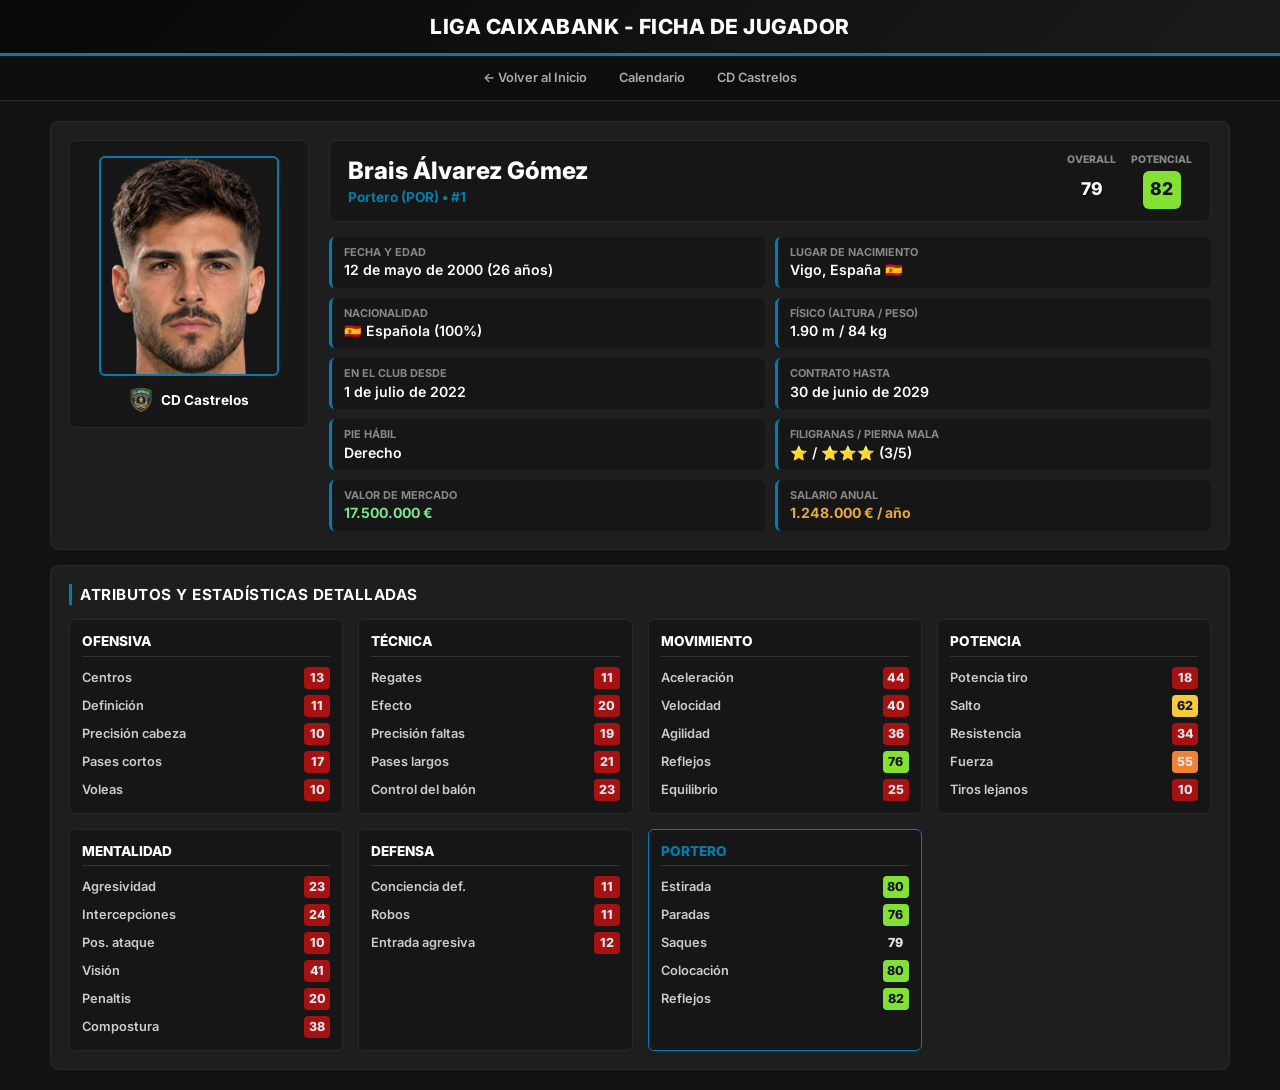
<file: jugadores/braisalvarez.html>
<!DOCTYPE html>
<html lang="es">
<head>
    <meta charset="UTF-8">
    <meta name="viewport" content="width=device-width, initial-scale=1.0">
    <title>Brais Álvarez - Ficha Oficial de Jugador</title>
    <link href="https://fonts.googleapis.com/css2?family=Inter:wght@400;600;700;800&display=swap" rel="stylesheet">
    <style>
        :root {
            --cb-blue: #007FAE;
            --cb-dark: #121212;
            --cb-card: #1E1E1E;
            --cb-gray: #E5E8EB;
            --cb-white: #FFFFFF;
            --castrelos-green: #1E3F20;
        }

        * {
            margin: 0;
            padding: 0;
            box-sizing: border-box;
            font-family: 'Inter', -apple-system, sans-serif;
        }

        body {
            background-color: var(--cb-dark);
            color: var(--cb-gray);
            font-size: 13px;
            line-height: 1.4;
        }

        header {
            background: linear-gradient(135deg, #080808 0%, #1a1a1a 100%);
            border-bottom: 3px solid var(--cb-blue);
            padding: 12px 15px;
            text-align: center;
        }

        header h1 {
            color: var(--cb-white);
            font-size: 1.3rem;
            font-weight: 800;
            text-transform: uppercase;
            letter-spacing: 0.5px;
        }

        nav {
            background-color: #0d0d0d;
            display: flex;
            justify-content: center;
            flex-wrap: wrap;
            gap: 8px;
            padding: 8px;
            position: sticky;
            top: 0;
            z-index: 100;
            border-bottom: 1px solid #2a2a2a;
        }

        nav a {
            color: #aaa;
            text-decoration: none;
            font-weight: 600;
            padding: 5px 12px;
            border-radius: 4px;
            font-size: 0.8rem;
            transition: all 0.2s;
        }

        nav a:hover, nav a.active {
            background-color: var(--cb-blue);
            color: var(--cb-white);
        }

        .container {
            max-width: 1200px;
            margin: 20px auto;
            padding: 0 10px;
        }

        .card {
            background: var(--cb-card);
            border-radius: 8px;
            padding: 18px;
            margin-bottom: 15px;
            border: 1px solid #2a2a2a;
        }

        h2 {
            color: var(--cb-white);
            font-size: 0.95rem;
            margin-bottom: 14px;
            border-left: 3px solid var(--cb-blue);
            padding-left: 8px;
            text-transform: uppercase;
            letter-spacing: 0.5px;
        }

        /* LAYOUT CABECERA DEL JUGADOR */
        .player-profile-grid {
            display: grid;
            grid-template-columns: 240px 1fr;
            gap: 20px;
            align-items: start;
        }

        .player-photo-container {
            display: flex;
            flex-direction: column;
            align-items: center;
            background: #161616;
            padding: 15px;
            border-radius: 8px;
            border: 1px solid #282828;
            text-align: center;
        }

        .player-photo-big {
            width: 180px;
            height: 220px;
            object-fit: cover;
            border-radius: 6px;
            border: 2px solid var(--cb-blue);
            margin-bottom: 12px;
        }

        .club-badge-row {
            display: flex;
            align-items: center;
            gap: 8px;
            font-size: 0.85rem;
            font-weight: 700;
            color: var(--cb-white);
        }

        .club-badge-row img {
            width: 24px;
            height: 24px;
            object-fit: contain;
        }

        /* DETALLES DE INFORMACIÓN PRINCIPAL */
        .player-header-info {
            display: flex;
            flex-direction: column;
            gap: 15px;
        }

        .title-rating-row {
            display: flex;
            align-items: center;
            justify-content: space-between;
            background: #161616;
            padding: 12px 18px;
            border-radius: 8px;
            border: 1px solid #282828;
        }

        .player-fullname h1 {
            color: var(--cb-white);
            font-size: 1.5rem;
            font-weight: 800;
        }

        .player-fullname p {
            color: var(--cb-blue);
            font-weight: 700;
            font-size: 0.85rem;
        }

        .ratings-badges {
            display: flex;
            gap: 15px;
        }

        .rating-box {
            display: flex;
            flex-direction: column;
            align-items: center;
        }

        .rating-box label {
            font-size: 0.65rem;
            color: #888;
            font-weight: 800;
            text-transform: uppercase;
            margin-bottom: 3px;
        }

        .stat-badge {
            width: 38px;
            height: 38px;
            border-radius: 6px;
            display: flex;
            align-items: center;
            justify-content: center;
            font-weight: 800;
            font-size: 1.1rem;
            color: #ffffff;
            text-shadow: 1px 1px 2px rgba(0,0,0,0.6);
        }

        /* PALETA DE COLORES REUTILIZADA */
        .ovr-red { background-color: #a61212; }
        .ovr-orange { background-color: #f08233; }
        .ovr-yellow { background-color: #f3cb3c; color: #111; text-shadow: none; }
        .ovr-light-green { background-color: #82e133; color: #111; text-shadow: none; }
        .ovr-dark-green { background-color: #1c8211; }

        /* TABLA DE BIOGRAFÍA Y CONTRATO */
        .bio-grid {
            display: grid;
            grid-template-columns: repeat(2, 1fr);
            gap: 10px;
        }

        .bio-item {
            background: #161616;
            padding: 8px 12px;
            border-radius: 6px;
            border-left: 3px solid var(--cb-blue);
            display: flex;
            flex-direction: column;
        }

        .bio-item label {
            font-size: 0.68rem;
            color: #888;
            text-transform: uppercase;
            font-weight: 700;
        }

        .bio-item span {
            font-size: 0.88rem;
            color: var(--cb-white);
            font-weight: 600;
        }

        .highlight-green { color: #7ce38b !important; font-weight: 700 !important; }
        .highlight-gold { color: #e5a93c !important; font-weight: 700 !important; }

        /* SECCIÓN DE ATRIBUTOS EN RECUADROS (STATS DE IMAGEN) */
        .stats-columns-grid {
            display: grid;
            grid-template-columns: repeat(4, 1fr);
            gap: 15px;
        }

        .stat-group-card {
            background: #161616;
            border-radius: 6px;
            padding: 12px;
            border: 1px solid #282828;
        }

        .stat-group-card h3 {
            color: var(--cb-white);
            font-size: 0.85rem;
            text-transform: uppercase;
            font-weight: 800;
            margin-bottom: 10px;
            padding-bottom: 4px;
            border-bottom: 1px solid #333;
        }

        .stat-row {
            display: flex;
            align-items: center;
            justify-content: space-between;
            margin-bottom: 6px;
        }

        .stat-row:last-child {
            margin-bottom: 0;
        }

        .stat-label {
            font-size: 0.8rem;
            color: #ccc;
            font-weight: 600;
        }

        .mini-badge {
            width: 26px;
            height: 22px;
            border-radius: 4px;
            display: flex;
            align-items: center;
            justify-content: center;
            font-weight: 800;
            font-size: 0.78rem;
        }

        @media (max-width: 900px) {
            .player-profile-grid { grid-template-columns: 1fr; }
            .bio-grid { grid-template-columns: 1fr; }
            .stats-columns-grid { grid-template-columns: repeat(2, 1fr); }
        }

        @media (max-width: 550px) {
            .stats-columns-grid { grid-template-columns: 1fr; }
        }
    </style>
</head>
<body>

    <header>
        <h1>Liga Caixabank - Ficha de Jugador</h1>
    </header>

    <nav>
        <a href="../index.html">← Volver al Inicio</a>
        <a href="../calendario.html">Calendario</a>
        <a href="../equipos/equipo-1.html">CD Castrelos</a>
    </nav>

    <div class="container">
        
        <!-- BLOQUE PRINCIPAL PERFIL -->
        <section class="card">
            <div class="player-profile-grid">
                
                <!-- COLUMNA IZQUIERDA: FOTO EN GRANDE -->
                <div class="player-photo-container">
                    <img src="../img/braisalvarez.png" alt="Brais Álvarez" class="player-photo-big" onerror="this.src='https://via.placeholder.com/180x220?text=Brais+%C3%81lvarez'">
                    <div class="club-badge-row">
                        <img src="../img/castrelos.png" alt="CD Castrelos" onerror="this.style.display='none'">
                        <span>CD Castrelos</span>
                    </div>
                </div>

                <!-- COLUMNA DERECHA: INFORMACIÓN DETALLADA -->
                <div class="player-header-info">
                    
                    <div class="title-rating-row">
                        <div class="player-fullname">
                            <h1>Brais Álvarez Gómez</h1>
                            <p>Portero (POR) • #1</p>
                        </div>
                        <div class="ratings-badges">
                            <div class="rating-box">
                                <label>Overall</label>
                                <div class="stat-badge ovr-mid">79</div>
                            </div>
                            <div class="rating-box">
                                <label>Potencial</label>
                                <div class="stat-badge ovr-light-green">82</div>
                            </div>
                        </div>
                    </div>

                    <!-- GRID DE BIOGRAFÍA COMPLETA -->
                    <div class="bio-grid">
                        <div class="bio-item">
                            <label>Fecha y Edad</label>
                            <span>12 de mayo de 2000 (26 años)</span>
                        </div>
                        <div class="bio-item">
                            <label>Lugar de Nacimiento</label>
                            <span>Vigo, España 🇪🇸</span>
                        </div>
                        <div class="bio-item">
                            <label>Nacionalidad</label>
                            <span>🇪🇸 Española (100%)</span>
                        </div>
                        <div class="bio-item">
                            <label>Físico (Altura / Peso)</label>
                            <span>1.90 m / 84 kg</span>
                        </div>
                        <div class="bio-item">
                            <label>En el club desde</label>
                            <span>1 de julio de 2022</span>
                        </div>
                        <div class="bio-item">
                            <label>Contrato hasta</label>
                            <span>30 de junio de 2029</span>
                        </div>
                        <div class="bio-item">
                            <label>Pie Hábil</label>
                            <span>Derecho</span>
                        </div>
                        <div class="bio-item">
                            <label>Filigranas / Pierna Mala</label>
                            <span>⭐ / ⭐⭐⭐ (3/5)</span>
                        </div>
                        <div class="bio-item">
                            <label>Valor de Mercado</label>
                            <span class="highlight-green">17.500.000 €</span>
                        </div>
                        <div class="bio-item">
                            <label>Salario Anual</label>
                            <span class="highlight-gold">1.248.000 € / año</span>
                        </div>
                    </div>

                </div>

            </div>
        </section>

        <!-- BLOQUE DE ATRIBUTOS TÉCNICOS (DESGLOSE SOFIFA) -->
        <section class="card">
            <h2>Atributos y Estadísticas Detalladas</h2>
            <div class="stats-columns-grid">
                
                <!-- OFENSIVA -->
                <div class="stat-group-card">
                    <h3>Ofensiva</h3>
                    <div class="stat-row"><span class="stat-label">Centros</span><div class="mini-badge ovr-red">13</div></div>
                    <div class="stat-row"><span class="stat-label">Definición</span><div class="mini-badge ovr-red">11</div></div>
                    <div class="stat-row"><span class="stat-label">Precisión cabeza</span><div class="mini-badge ovr-red">10</div></div>
                    <div class="stat-row"><span class="stat-label">Pases cortos</span><div class="mini-badge ovr-red">17</div></div>
                    <div class="stat-row"><span class="stat-label">Voleas</span><div class="mini-badge ovr-red">10</div></div>
                </div>

                <!-- TÉCNICA -->
                <div class="stat-group-card">
                    <h3>Técnica</h3>
                    <div class="stat-row"><span class="stat-label">Regates</span><div class="mini-badge ovr-red">11</div></div>
                    <div class="stat-row"><span class="stat-label">Efecto</span><div class="mini-badge ovr-red">20</div></div>
                    <div class="stat-row"><span class="stat-label">Precisión faltas</span><div class="mini-badge ovr-red">19</div></div>
                    <div class="stat-row"><span class="stat-label">Pases largos</span><div class="mini-badge ovr-red">21</div></div>
                    <div class="stat-row"><span class="stat-label">Control del balón</span><div class="mini-badge ovr-red">23</div></div>
                </div>

                <!-- MOVIMIENTO -->
                <div class="stat-group-card">
                    <h3>Movimiento</h3>
                    <div class="stat-row"><span class="stat-label">Aceleración</span><div class="mini-badge ovr-red">44</div></div>
                    <div class="stat-row"><span class="stat-label">Velocidad</span><div class="mini-badge ovr-red">40</div></div>
                    <div class="stat-row"><span class="stat-label">Agilidad</span><div class="mini-badge ovr-red">36</div></div>
                    <div class="stat-row"><span class="stat-label">Reflejos</span><div class="mini-badge ovr-light-green">76</div></div>
                    <div class="stat-row"><span class="stat-label">Equilibrio</span><div class="mini-badge ovr-red">25</div></div>
                </div>

                <!-- POTENCIA -->
                <div class="stat-group-card">
                    <h3>Potencia</h3>
                    <div class="stat-row"><span class="stat-label">Potencia tiro</span><div class="mini-badge ovr-red">18</div></div>
                    <div class="stat-row"><span class="stat-label">Salto</span><div class="mini-badge ovr-yellow">62</div></div>
                    <div class="stat-row"><span class="stat-label">Resistencia</span><div class="mini-badge ovr-red">34</div></div>
                    <div class="stat-row"><span class="stat-label">Fuerza</span><div class="mini-badge ovr-orange">55</div></div>
                    <div class="stat-row"><span class="stat-label">Tiros lejanos</span><div class="mini-badge ovr-red">10</div></div>
                </div>

                <!-- MENTALIDAD -->
                <div class="stat-group-card">
                    <h3>Mentalidad</h3>
                    <div class="stat-row"><span class="stat-label">Agresividad</span><div class="mini-badge ovr-red">23</div></div>
                    <div class="stat-row"><span class="stat-label">Intercepciones</span><div class="mini-badge ovr-red">24</div></div>
                    <div class="stat-row"><span class="stat-label">Pos. ataque</span><div class="mini-badge ovr-red">10</div></div>
                    <div class="stat-row"><span class="stat-label">Visión</span><div class="mini-badge ovr-red">41</div></div>
                    <div class="stat-row"><span class="stat-label">Penaltis</span><div class="mini-badge ovr-red">20</div></div>
                    <div class="stat-row"><span class="stat-label">Compostura</span><div class="mini-badge ovr-red">38</div></div>
                </div>

                <!-- DEFENSA -->
                <div class="stat-group-card">
                    <h3>Defensa</h3>
                    <div class="stat-row"><span class="stat-label">Conciencia def.</span><div class="mini-badge ovr-red">11</div></div>
                    <div class="stat-row"><span class="stat-label">Robos</span><div class="mini-badge ovr-red">11</div></div>
                    <div class="stat-row"><span class="stat-label">Entrada agresiva</span><div class="mini-badge ovr-red">12</div></div>
                </div>

                <!-- PORTERO (CARACTERÍSTICAS CLAVE) -->
                <div class="stat-group-card" style="border: 1px solid var(--cb-blue);">
                    <h3 style="color: var(--cb-blue);">Portero</h3>
                    <div class="stat-row"><span class="stat-label">Estirada</span><div class="mini-badge ovr-light-green">80</div></div>
                    <div class="stat-row"><span class="stat-label">Paradas</span><div class="mini-badge ovr-light-green">76</div></div>
                    <div class="stat-row"><span class="stat-label">Saques</span><div class="mini-badge ovr-mid">79</div></div>
                    <div class="stat-row"><span class="stat-label">Colocación</span><div class="mini-badge ovr-light-green">80</div></div>
                    <div class="stat-row"><span class="stat-label">Reflejos</span><div class="mini-badge ovr-light-green">82</div></div>
                </div>

            </div>
        </section>

    </div>

</body>
</html>
</file>
